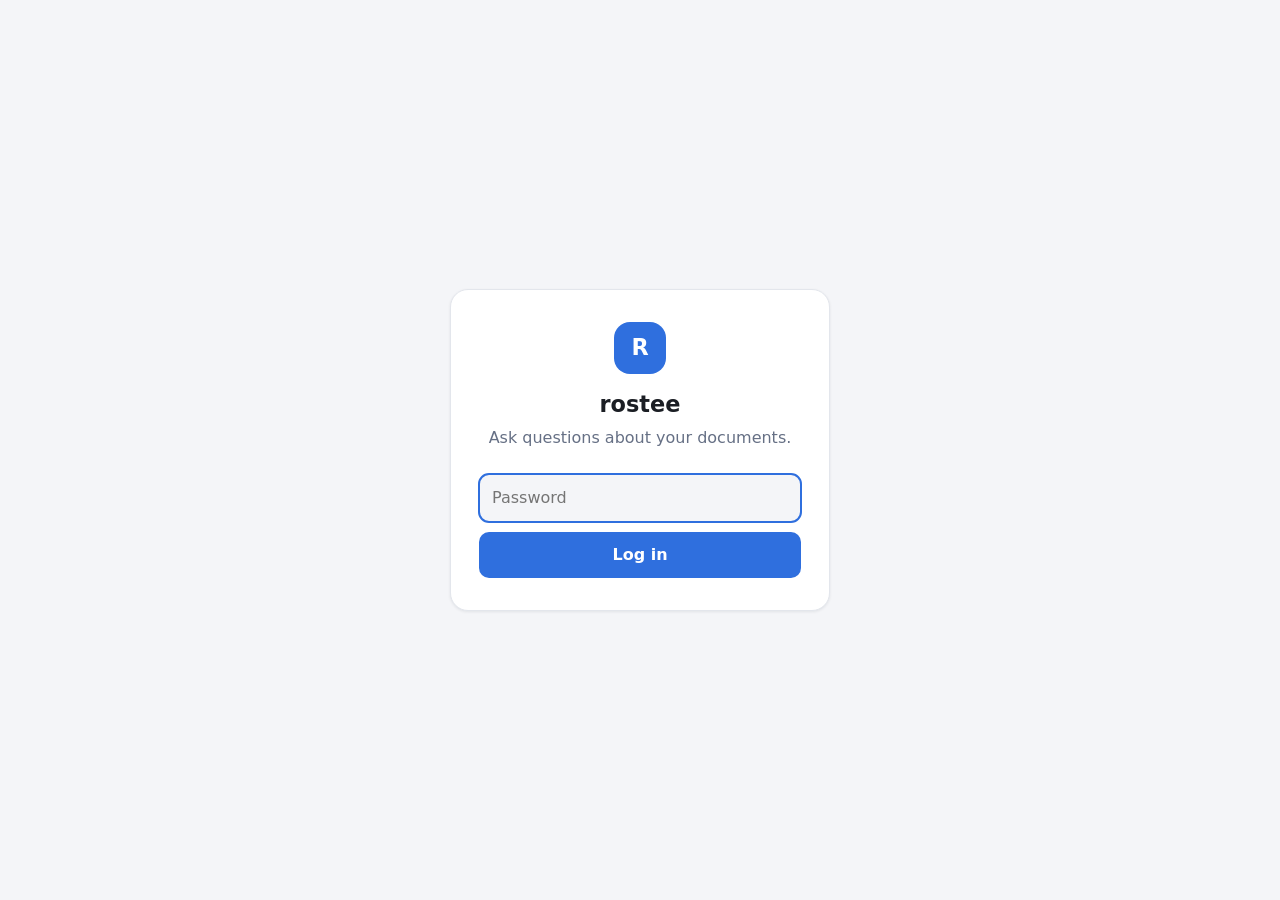
<file: frontend/login.html>
<!doctype html>
<html lang="en">
<head>
  <meta charset="utf-8">
  <meta name="viewport" content="width=device-width, initial-scale=1">
  <title>rostee · log in</title>
  <link rel="stylesheet" href="style.css">
</head>
<body class="login-page">
  <main class="login-card">
    <span class="logo" aria-hidden="true">R</span>
    <h1>rostee</h1>
    <p class="tagline">Ask questions about your documents.</p>
    <!-- A plain form post: the server checks the password, sets the login
         cookie and redirects, so this page works without any JavaScript. -->
    <form method="post" action="/login">
      <input type="password" name="password" placeholder="Password" aria-label="Password"
             autocomplete="current-password" required autofocus>
      <button type="submit" class="primary">Log in</button>
    </form>
    <p id="error" class="error" hidden>Wrong password. Try again.</p>
  </main>

  <!-- The server sends a wrong password back here as ?error=1. -->
  <script>
    if (new URLSearchParams(location.search).has("error")) {
      document.getElementById("error").hidden = false;
    }
  </script>
</body>
</html>
</file>
<file: frontend/style.css>
/* Colors live in variables so dark mode only has to swap them once. */
:root {
  --bg: #f4f5f8;
  --surface: #ffffff;
  --text: #1b1e24;
  --muted: #667085;
  --border: #e3e6ec;
  --accent: #2f6fde;       /* user bubbles, buttons, logo */
  --accent-text: #2f6fde;  /* accent used as text on a plain surface */
  --ok: #1f8a4c;
  --bad: #c2362f;
  --shadow: 0 1px 3px rgba(16, 24, 40, 0.08);
}

@media (prefers-color-scheme: dark) {
  :root {
    --bg: #0f1115;
    --surface: #181b21;
    --text: #e7e9ee;
    --muted: #9aa1ad;
    --border: #2a2e36;
    --accent: #3b6fe0;      /* dark enough for white text to stay readable */
    --accent-text: #8fb0ff; /* lighter, so it reads on the dark surface */
    --ok: #4cc27f;
    --bad: #ff6b62;
    --shadow: none;
  }
}

* {
  box-sizing: border-box;
}

body {
  margin: 0;
  font-family: system-ui, -apple-system, "Segoe UI", sans-serif;
  line-height: 1.5;
  background: var(--bg);
  color: var(--text);
}

button {
  font: inherit;
  border: 0;
  cursor: pointer;
}

button:disabled {
  opacity: 0.5;
  cursor: not-allowed;
}

.logo {
  display: grid;
  place-items: center;
  flex: none;
  width: 38px;
  height: 38px;
  border-radius: 12px;
  background: var(--accent);
  color: #fff;
  font-weight: 700;
}

/* --- Chat page ----------------------------------------------------------- */

/* Full-height column: header, scrolling messages, chat bar pinned at the bottom.
   dvh, not vh: on phones vh ignores the browser's toolbar and hides the chat bar. */
.chat-page {
  display: flex;
  flex-direction: column;
  height: 100dvh;
}

.topbar {
  display: flex;
  align-items: center;
  justify-content: space-between;
  padding: 12px 20px;
  background: var(--surface);
  border-bottom: 1px solid var(--border);
}

.brand {
  display: flex;
  align-items: center;
  gap: 12px;
}

.brand h1 {
  margin: 0;
  font-size: 1.05rem;
  line-height: 1.2;
}

.status {
  font-size: 0.8rem;
  color: var(--muted);
}

/* The little colored dot before "Online". */
.status::before {
  content: "";
  display: inline-block;
  width: 7px;
  height: 7px;
  margin-right: 6px;
  border-radius: 50%;
  background: var(--muted);
  vertical-align: middle;
}

.status.ok::before {
  background: var(--ok);
}

.status.down::before {
  background: var(--bad);
}

button.link {
  padding: 6px 10px;
  border-radius: 8px;
  background: none;
  color: var(--muted);
  font-size: 0.875rem;
}

button.link:hover {
  background: var(--bg);
  color: var(--text);
}

.messages {
  flex: 1;
  overflow-y: auto;
  padding: 24px 16px 8px;
}

.msg {
  display: flex;
  align-items: flex-end;
  gap: 10px;
  max-width: 760px;
  margin: 0 auto 14px;
}

.msg.user {
  justify-content: flex-end;
}

.avatar {
  display: grid;
  place-items: center;
  flex: none;
  width: 30px;
  height: 30px;
  border-radius: 10px;
  background: var(--accent);
  color: #fff;
  font-size: 0.8rem;
  font-weight: 700;
}

.bubble {
  max-width: min(85%, 620px);
  padding: 10px 14px;
  border-radius: 18px;
  overflow-wrap: anywhere;
}

/* The squared-off corner points at whoever is talking, like in Messenger. */
.msg.bot .bubble {
  background: var(--surface);
  border: 1px solid var(--border);
  border-bottom-left-radius: 6px;
  box-shadow: var(--shadow);
}

.msg.user .bubble {
  background: var(--accent);
  color: #fff;
  border-bottom-right-radius: 6px;
  white-space: pre-wrap;
}

.bubble p {
  margin: 0 0 8px;
}

.bubble p:last-child {
  margin-bottom: 0;
}

.bubble ul {
  margin: 4px 0 8px;
  padding-left: 20px;
}

.cite {
  margin-left: 1px;
  color: var(--accent-text);
  font-size: 0.7rem;
  font-weight: 600;
}

.sources {
  display: flex;
  flex-direction: column;
  gap: 4px;
  margin-top: 10px;
  padding-top: 8px;
  border-top: 1px solid var(--border);
  font-size: 0.82rem;
}

.sources summary {
  color: var(--accent-text);
  cursor: pointer;
  list-style: none; /* hide the default triangle; ours is below */
}

.sources summary::-webkit-details-marker {
  display: none;
}

.sources summary::before {
  content: "▸ ";
}

.sources details[open] summary::before {
  content: "▾ ";
}

.excerpt {
  max-height: 180px;
  margin: 6px 0 4px;
  padding: 8px 10px;
  overflow-y: auto;
  border-radius: 8px;
  background: var(--bg);
  color: var(--muted);
  white-space: pre-wrap;
}

/* Three bouncing dots while rostee is thinking. */
.typing {
  display: inline-flex;
  gap: 4px;
  padding: 6px 0;
  vertical-align: middle;
}

.typing span {
  width: 7px;
  height: 7px;
  border-radius: 50%;
  background: var(--muted);
  animation: bounce 1.2s infinite ease-in-out;
}

.typing span:nth-child(2) {
  animation-delay: 0.15s;
}

.typing span:nth-child(3) {
  animation-delay: 0.3s;
}

@keyframes bounce {
  0%, 80%, 100% {
    opacity: 0.3;
    transform: translateY(0);
  }
  40% {
    opacity: 1;
    transform: translateY(-3px);
  }
}

.typing-label {
  margin-left: 8px;
  color: var(--muted);
  font-size: 0.875rem;
}

.composer {
  display: flex;
  align-items: flex-end;
  gap: 8px;
  width: calc(100% - 32px);
  max-width: 760px;
  margin: 0 auto 6px;
  padding: 8px;
  background: var(--surface);
  border: 1px solid var(--border);
  border-radius: 18px;
  box-shadow: var(--shadow);
}

.composer:focus-within {
  border-color: var(--accent);
}

.composer textarea {
  flex: 1;
  max-height: 160px;
  padding: 8px 4px;
  border: 0;
  outline: none;
  resize: none;
  background: transparent;
  color: var(--text);
  font: inherit;
}

.attach,
.send {
  display: grid;
  place-items: center;
  flex: none;
  width: 38px;
  height: 38px;
  border-radius: 12px;
}

.attach {
  color: var(--muted);
  cursor: pointer;
}

.attach:hover {
  background: var(--bg);
  color: var(--text);
}

.send {
  background: var(--accent);
  color: #fff;
}

.hint {
  margin: 0 0 12px;
  padding: 0 16px;
  color: var(--muted);
  font-size: 0.75rem;
  text-align: center;
}

/* --- Login page ---------------------------------------------------------- */

.login-page {
  display: grid;
  place-items: center;
  min-height: 100dvh;
  padding: 16px;
}

.login-card {
  width: 100%;
  max-width: 380px;
  padding: 32px 28px;
  background: var(--surface);
  border: 1px solid var(--border);
  border-radius: 18px;
  box-shadow: var(--shadow);
  text-align: center;
}

.login-card .logo {
  width: 52px;
  height: 52px;
  margin: 0 auto 14px;
  border-radius: 16px;
  font-size: 1.4rem;
}

.login-card h1 {
  margin: 0;
  font-size: 1.4rem;
}

.tagline {
  margin: 4px 0 0;
  color: var(--muted);
}

.login-card form {
  display: flex;
  flex-direction: column;
  gap: 10px;
  margin-top: 24px;
}

.login-card input {
  padding: 11px 12px;
  border: 1px solid var(--border);
  border-radius: 10px;
  background: var(--bg);
  color: var(--text);
  font: inherit;
}

.login-card input:focus {
  outline: 2px solid var(--accent);
  outline-offset: -1px;
}

.primary {
  padding: 11px;
  border-radius: 10px;
  background: var(--accent);
  color: #fff;
  font-weight: 600;
}

.error {
  margin: 12px 0 0;
  color: var(--bad);
  font-size: 0.875rem;
}
</file>
